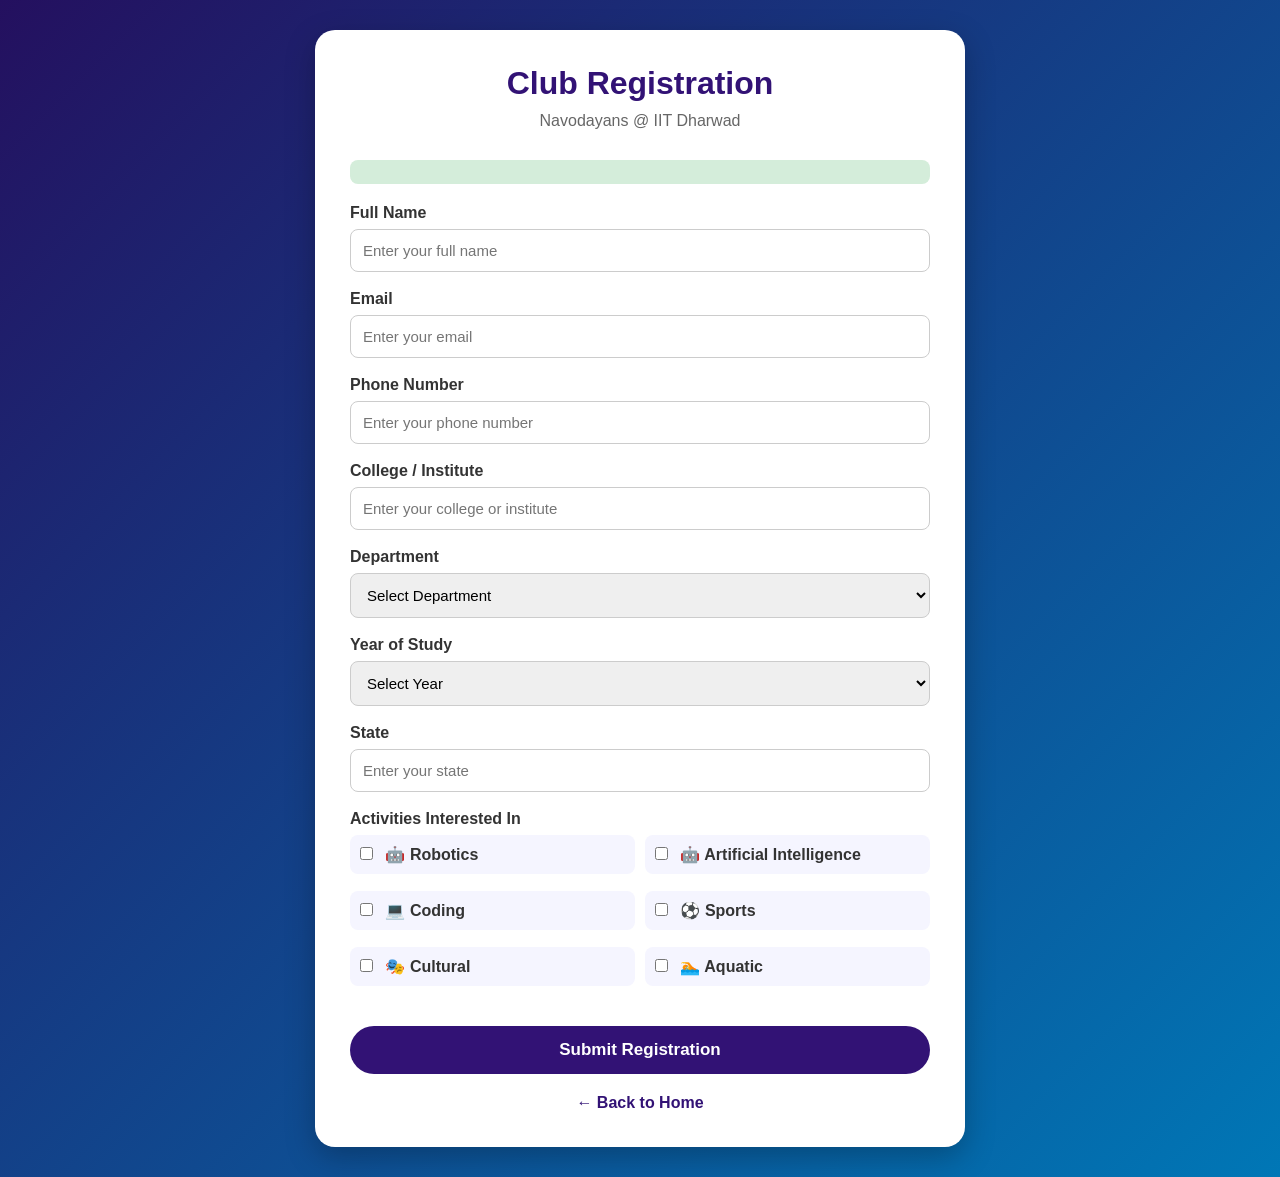
<file: registration.html>
<!DOCTYPE html>
<html lang="en">
<head>
    <meta charset="UTF-8">
    <meta name="viewport" content="width=device-width, initial-scale=1.0">

    <title>Club Registration</title>

    <style>
        * {
            margin: 0;
            padding: 0;
            box-sizing: border-box;
            font-family: Arial, Helvetica, sans-serif;
        }

        body {
            background: linear-gradient(135deg, #24105f, #0077b6);
            min-height: 100vh;
            display: flex;
            justify-content: center;
            align-items: center;
            padding: 30px;
        }

        .container {
            width: 100%;
            max-width: 650px;
            background: white;
            padding: 35px;
            border-radius: 20px;
            box-shadow: 0 10px 30px rgba(0,0,0,0.25);
        }

        h1 {
            text-align: center;
            color: #321275;
            margin-bottom: 10px;
        }

        .subtitle {
            text-align: center;
            color: #666;
            margin-bottom: 30px;
        }

        .form-group {
            margin-bottom: 18px;
        }

        label {
            display: block;
            margin-bottom: 7px;
            font-weight: bold;
            color: #333;
        }

        input,
        select {
            width: 100%;
            padding: 12px;
            border: 1px solid #ccc;
            border-radius: 8px;
            font-size: 15px;
        }

        input:focus,
        select:focus {
            border-color: #321275;
            outline: none;
        }

        .activities {
            display: grid;
            grid-template-columns: 1fr 1fr;
            gap: 10px;
        }

        .activity {
            background: #f5f5ff;
            padding: 10px;
            border-radius: 8px;
        }

        .activity input {
            width: auto;
            margin-right: 8px;
        }

        button {
            width: 100%;
            padding: 14px;
            background: #321275;
            color: white;
            border: none;
            border-radius: 25px;
            font-size: 17px;
            font-weight: bold;
            cursor: pointer;
            margin-top: 15px;
        }

        button:hover {
            background: #0077b6;
        }

        .back {
            display: block;
            text-align: center;
            margin-top: 20px;
            text-decoration: none;
            color: #321275;
            font-weight: bold;
        }

        .message {
            background: #d4edda;
            color: #155724;
            padding: 12px;
            border-radius: 8px;
            margin-bottom: 20px;
            text-align: center;
        }

        @media (max-width: 600px) {
            .container {
                padding: 25px;
            }

            .activities {
                grid-template-columns: 1fr;
            }
        }
    </style>
</head>

<body>

<div class="container">

    <h1>Club Registration</h1>

    <p class="subtitle">
        Navodayans @ IIT Dharwad
    </p>

   
        <div class="message">
        
        </div>
    

    <form action="/register" method="POST">

        <!-- NAME -->
        <div class="form-group">
            <label for="name">Full Name</label>

            <input
                type="text"
                id="name"
                name="name"
                placeholder="Enter your full name"
                required
            >
        </div>


        <!-- EMAIL -->
        <div class="form-group">
            <label for="email">Email</label>

            <input
                type="email"
                id="email"
                name="email"
                placeholder="Enter your email"
                required
            >
        </div>


        <!-- PHONE -->
        <div class="form-group">
            <label for="phone">Phone Number</label>

            <input
                type="tel"
                id="phone"
                name="phone"
                placeholder="Enter your phone number"
                required
            >
        </div>


        <!-- COLLEGE -->
        <div class="form-group">
            <label for="college">College / Institute</label>

            <input
                type="text"
                id="college"
                name="college"
                placeholder="Enter your college or institute"
                required
            >
        </div>


        <!-- DEPARTMENT -->
        <div class="form-group">
            <label for="department">Department</label>

            <select id="department" name="department" required>

                <option value="">Select Department</option>

                <option value="CSE">
                    Computer Science Engineering
                </option>

                <option value="ECE">
                    Electronics and Communication Engineering
                </option>

                <option value="ME">
                    Mechanical Engineering
                </option>

                <option value="EE">
                    Electrical Engineering
                </option>

                <option value="CE">
                    Civil Engineering
                </option>

                <option value="Other">
                    Other
                </option>

            </select>
        </div>


        <!-- YEAR -->
        <div class="form-group">
            <label for="year">Year of Study</label>

            <select id="year" name="year" required>

                <option value="">Select Year</option>

                <option value="1st Year">
                    1st Year
                </option>

                <option value="2nd Year">
                    2nd Year
                </option>

                <option value="3rd Year">
                    3rd Year
                </option>

                <option value="4th Year">
                    4th Year
                </option>

            </select>
        </div>


        <!-- STATE -->
        <div class="form-group">
            <label for="state">State</label>

            <input
                type="text"
                id="state"
                name="state"
                placeholder="Enter your state"
                required
            >
        </div>


        <!-- ACTIVITIES -->
        <div class="form-group">

            <label>Activities Interested In</label>

            <div class="activities">

                <label class="activity">
                    <input
                        type="checkbox"
                        name="activities"
                        value="Robotics"
                    >
                    🤖 Robotics
                </label>

                <label class="activity">
                    <input
                        type="checkbox"
                        name="activities"
                        value="Artificial Intelligence"
                    >
                    🤖 Artificial Intelligence
                </label>

                <label class="activity">
                    <input
                        type="checkbox"
                        name="activities"
                        value="Coding"
                    >
                    💻 Coding
                </label>

                <label class="activity">
                    <input
                        type="checkbox"
                        name="activities"
                        value="Sports"
                    >
                    ⚽ Sports
                </label>

                <label class="activity">
                    <input
                        type="checkbox"
                        name="activities"
                        value="Cultural Activities"
                    >
                    🎭 Cultural
                </label>

                <label class="activity">
                    <input
                        type="checkbox"
                        name="activities"
                        value="Aquatic Activities"
                    >
                    🏊 Aquatic
                </label>

            </div>

        </div>


        <!-- SUBMIT -->
        <button type="submit">
            Submit Registration
        </button>

    </form>


    <a href="/" class="back">
        ← Back to Home
    </a>

</div>

</body>
</html>
</file>
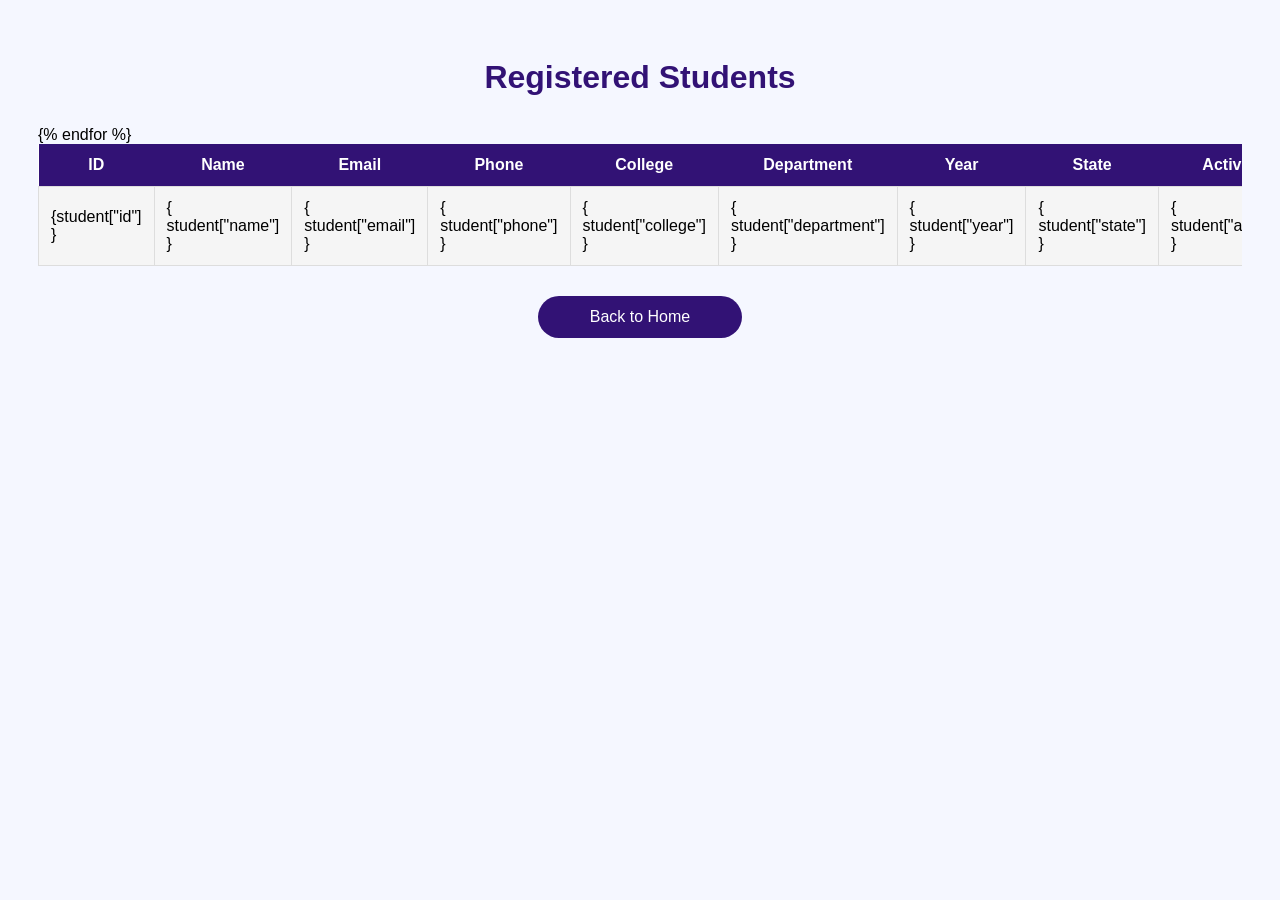
<file: student.html>
<!DOCTYPE html>
<html lang="en">

<head>
    <meta charset="UTF-8">
    <meta name="viewport" content="width=device-width, initial-scale=1.0">

    <title>Registered Students</title>

    <style>
        body {
            font-family: Arial, sans-serif;
            background: #f5f7ff;
            padding: 30px;
        }

        h1 {
            text-align: center;
            color: #321275;
            margin-bottom: 30px;
        }

        .table-container {
            overflow-x: auto;
        }

        table {
            width: 100%;
            border-collapse: collapse;
            background: white;
        }

        th {
            background: #321275;
            color: white;
            padding: 12px;
        }

        td {
            padding: 12px;
            border: 1px solid #ddd;
        }

        tr:nth-child(even) {
            background: #f5f5f5;
        }

        .back {
            display: block;
            width: 180px;
            margin: 30px auto;
            padding: 12px;
            text-align: center;
            background: #321275;
            color: white;
            text-decoration: none;
            border-radius: 25px;
        }
    </style>

</head>

<body>

    <h1>Registered Students</h1>

    <div class="table-container">

        <table>

            <tr>
                <th>ID</th>
                <th>Name</th>
                <th>Email</th>
                <th>Phone</th>
                <th>College</th>
                <th>Department</th>
                <th>Year</th>
                <th>State</th>
                <th>Activities</th>
            </tr>


            <tr>

                <td>{student["id"] }</td>

                <td>{ student["name"] }</td>

                <td>{ student["email"] }</td>

                <td>{ student["phone"] }</td>

                <td>{ student["college"] }</td>

                <td>{ student["department"] }</td>

                <td>{ student["year"] }</td>

                <td>{ student["state"] }</td>

                <td>{ student["activities"] }</td>

            </tr>

            {% endfor %}

        </table>

    </div>

    <a href="/" class="back">
        Back to Home
    </a>

</body>

</html>
</file>
